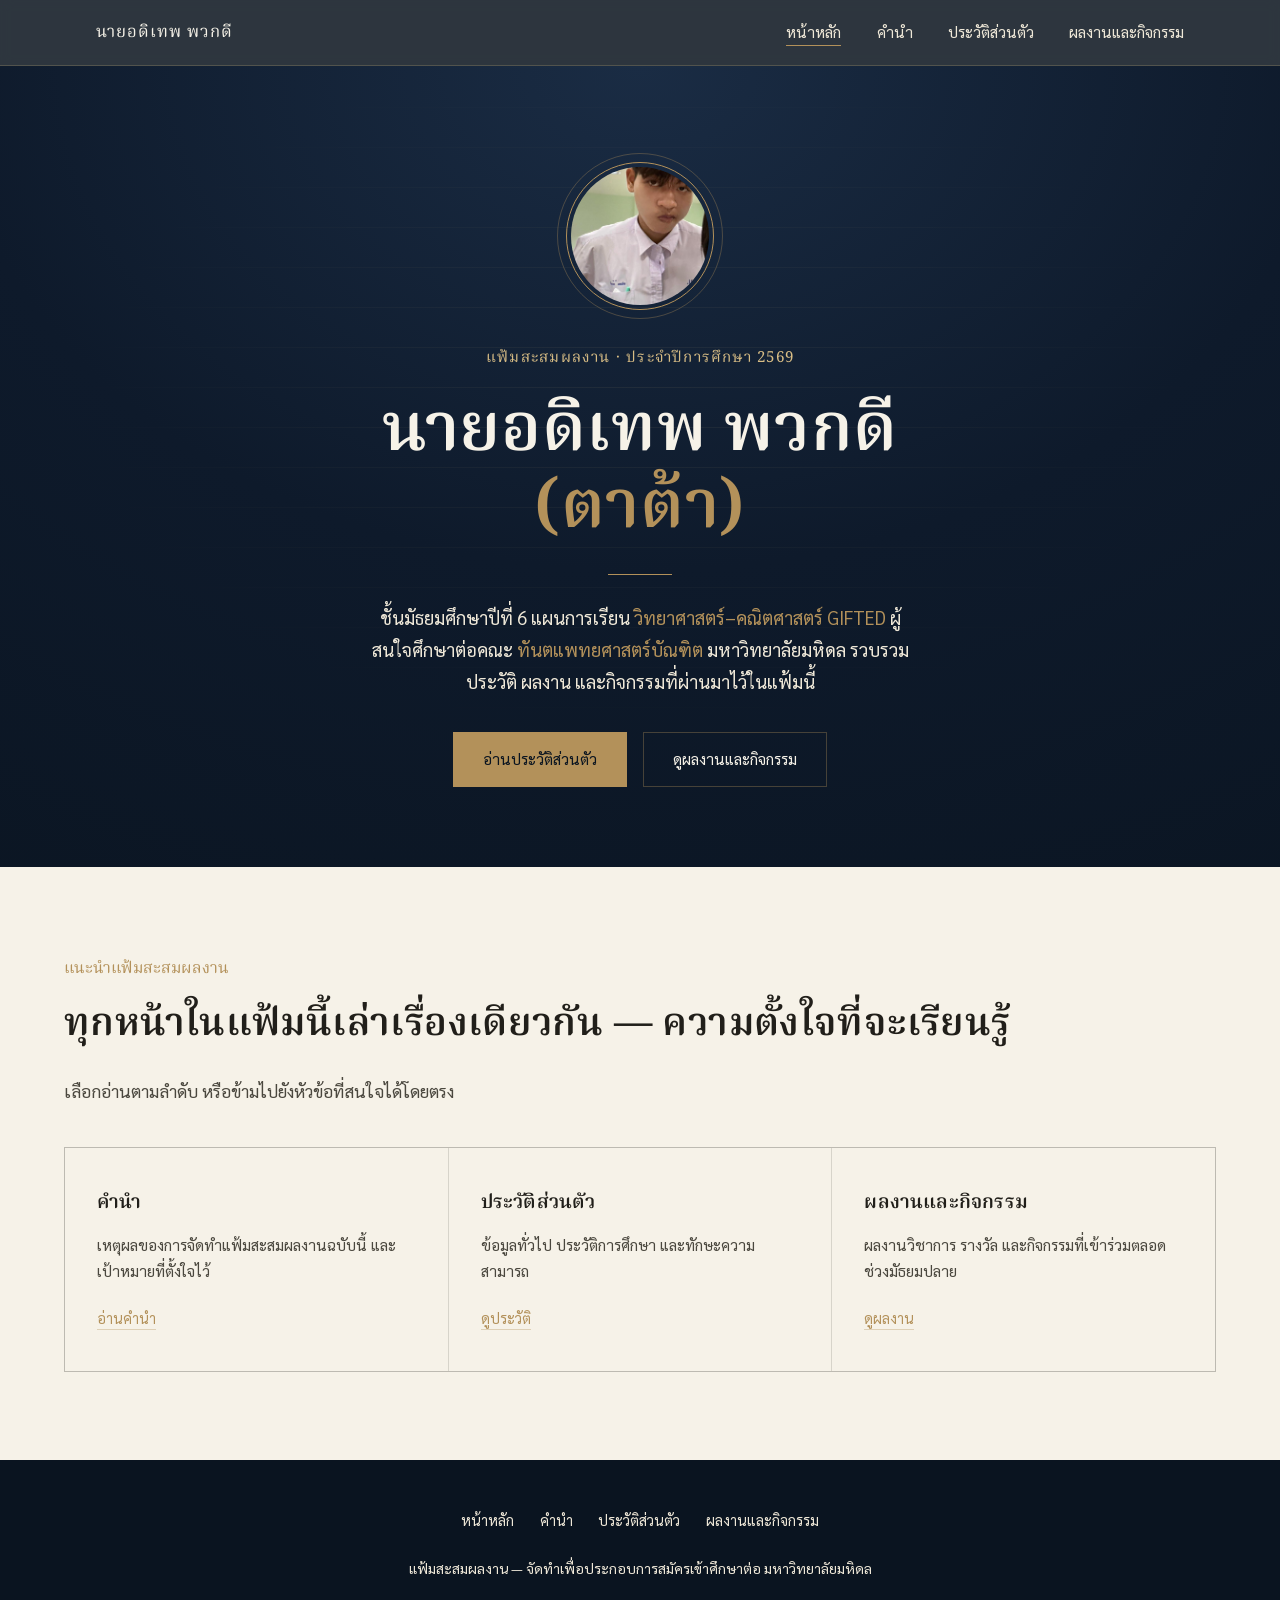
<file: index.html>
<!DOCTYPE html>
<html lang="th">
<head>
<meta charset="UTF-8">
<meta name="viewport" content="width=device-width, initial-scale=1.0">
<title>ชื่อ-นามสกุลของคุณ | แฟ้มสะสมผลงาน</title>
<meta name="description" content="แฟ้มสะสมผลงานสำหรับยื่นสมัครเข้าศึกษาต่อ">
<link rel="preconnect" href="https://fonts.googleapis.com">
<link rel="preconnect" href="https://fonts.gstatic.com" crossorigin>
<link href="https://fonts.googleapis.com/css2?family=Noto+Serif+Thai:wght@400;500;600;700&family=Sarabun:wght@300;400;500;600&display=swap" rel="stylesheet">
<link rel="stylesheet" href="style.css">
</head>
<body>

<a class="skip-link" href="#main">ข้ามไปยังเนื้อหาหลัก</a>

<header class="site-header on-dark" id="site-header">
  <nav class="nav">
    <a class="nav-mark" href="index.html">นายอดิเทพ พวกดี</a>
    <button class="nav-toggle" aria-label="เปิดเมนู" aria-expanded="false" id="navToggle">☰</button>
    <ul class="nav-links" id="navLinks">
      <li><a href="index.html" aria-current="page">หน้าหลัก</a></li>
      <li><a href="preface.html">คำนำ</a></li>
      <li><a href="about.html">ประวัติส่วนตัว</a></li>
      <li><a href="portfolio.html">ผลงานและกิจกรรม</a></li>
    </ul>
  </nav>
</header>

<main id="main">
  <section class="hero">
    <div class="hero-inner">
      <div class="hero-photo">
  <img src="gg.png" alt="รูปถ่ายของนายอดิเทพ พวกดี">
</div>
      <p class="hero-eyebrow">แฟ้มสะสมผลงาน · ประจำปีการศึกษา 2569</p>
      <h1 class="hero-name">นายอดิเทพ พวกดี<br><span class="edit-me">(ตาต้า)</span></h1>
      <div class="hero-rule"></div>
      <p class="hero-tagline">
        ชั้นมัธยมศึกษาปีที่ 6 แผนการเรียน <span class="edit-me">วิทยาศาสตร์–คณิตศาสตร์ GIFTED</span>
        ผู้สนใจศึกษาต่อคณะ <span class="edit-me">ทันตแพทยศาสตร์บัณฑิต</span> มหาวิทยาลัยมหิดล
        รวบรวมประวัติ ผลงาน และกิจกรรมที่ผ่านมาไว้ในแฟ้มนี้
      </p>
      <div class="hero-actions">
        <a class="btn btn-primary" href="about.html">อ่านประวัติส่วนตัว</a>
        <a class="btn btn-ghost" href="portfolio.html">ดูผลงานและกิจกรรม</a>
      </div>
    </div>
  </section>

  <section class="section">
    <div class="section-narrow">
      <div class="section-head">
        <p class="section-kicker">แนะนำแฟ้มสะสมผลงาน</p>
        <h2 class="section-title">ทุกหน้าในแฟ้มนี้เล่าเรื่องเดียวกัน — ความตั้งใจที่จะเรียนรู้</h2>
        <p class="section-lede">
          เลือกอ่านตามลำดับ หรือข้ามไปยังหัวข้อที่สนใจได้โดยตรง
        </p>
      </div>

      <div class="preview-grid">
        <a class="preview-card" href="preface.html">
          <h3>คำนำ</h3>
          <p>เหตุผลของการจัดทำแฟ้มสะสมผลงานฉบับนี้ และเป้าหมายที่ตั้งใจไว้</p>
          <span>อ่านคำนำ</span>
        </a>
        <a class="preview-card" href="about.html">
          <h3>ประวัติส่วนตัว</h3>
          <p>ข้อมูลทั่วไป ประวัติการศึกษา และทักษะความสามารถ</p>
          <span>ดูประวัติ</span>
        </a>
        <a class="preview-card" href="portfolio.html">
          <h3>ผลงานและกิจกรรม</h3>
          <p>ผลงานวิชาการ รางวัล และกิจกรรมที่เข้าร่วมตลอดช่วงมัธยมปลาย</p>
          <span>ดูผลงาน</span>
        </a>
      </div>
    </div>
  </section>
</main>

<footer class="site-footer">
  <ul class="footer-links">
    <li><a href="index.html">หน้าหลัก</a></li>
    <li><a href="preface.html">คำนำ</a></li>
    <li><a href="about.html">ประวัติส่วนตัว</a></li>
    <li><a href="portfolio.html">ผลงานและกิจกรรม</a></li>
  </ul>
  <p>แฟ้มสะสมผลงาน — จัดทำเพื่อประกอบการสมัครเข้าศึกษาต่อ มหาวิทยาลัยมหิดล</p>
</footer>

<script src="main.js"></script>
</body>
</html>
</file>
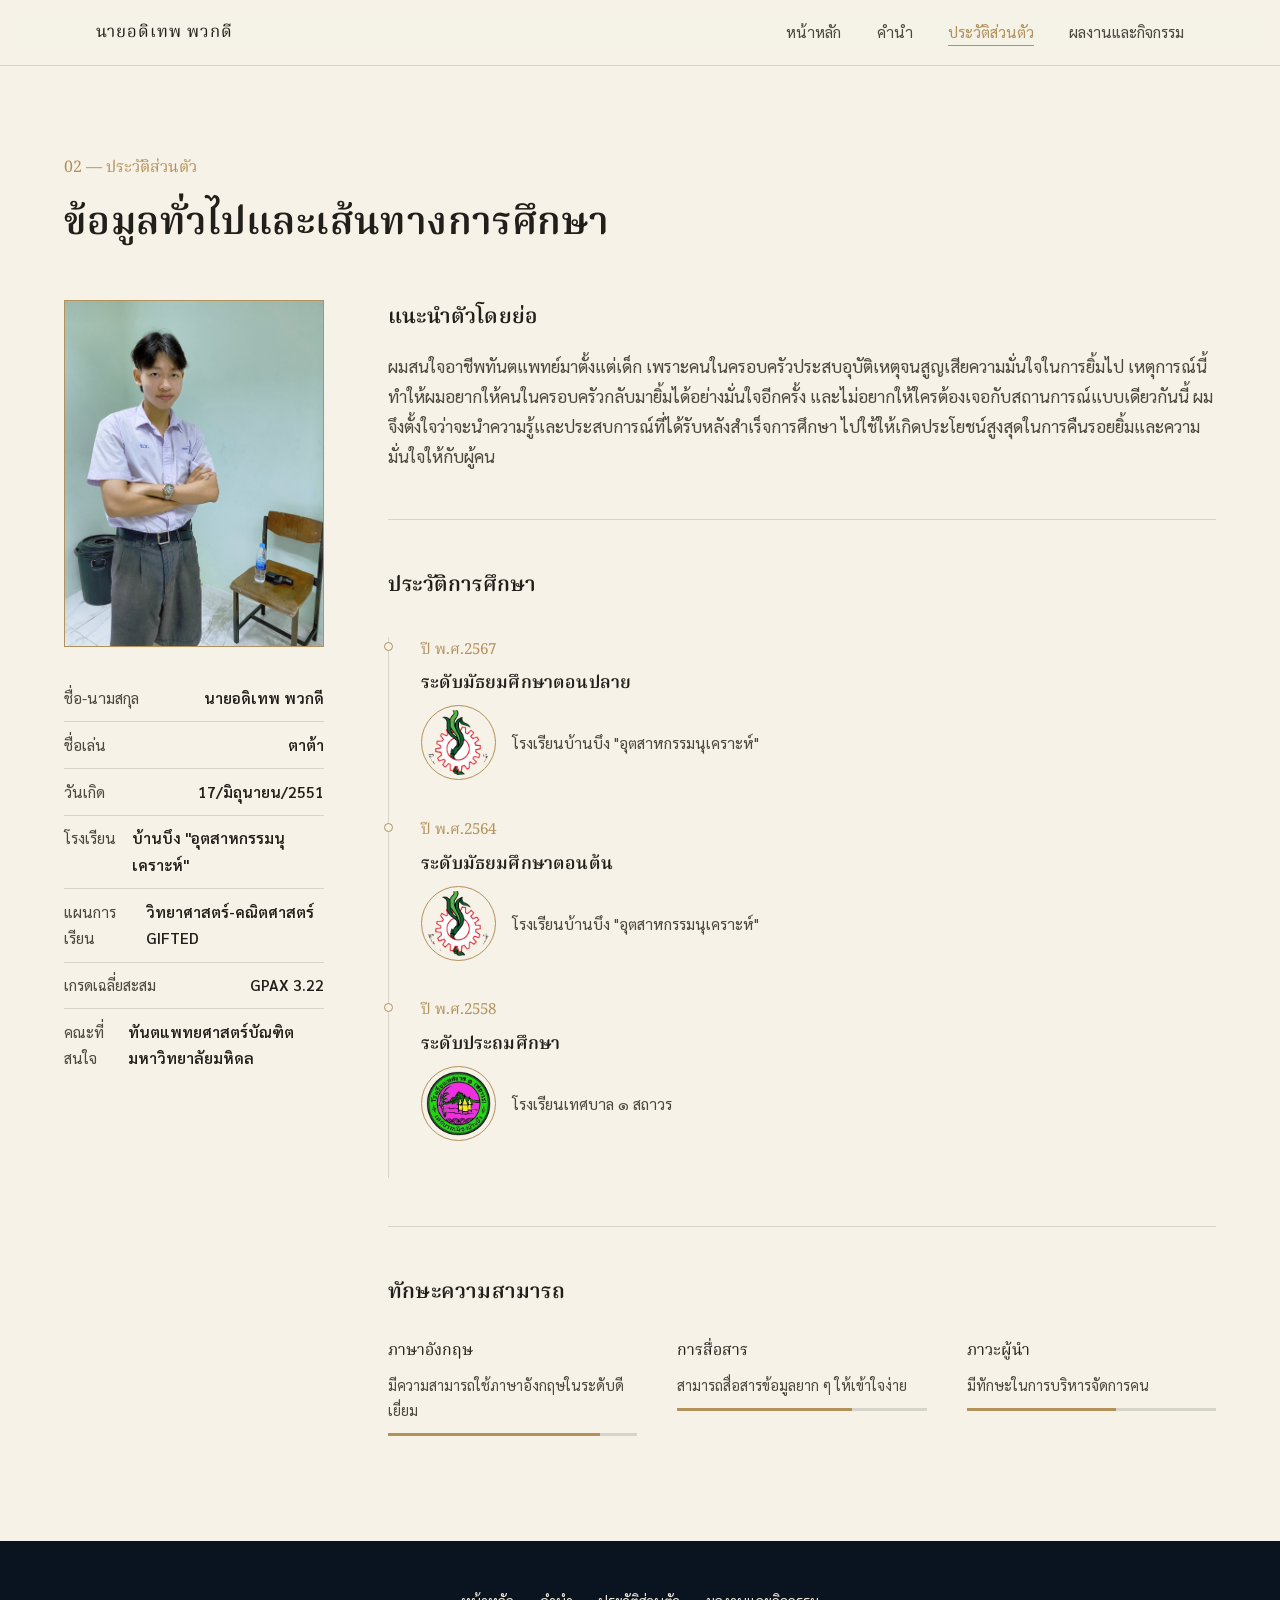
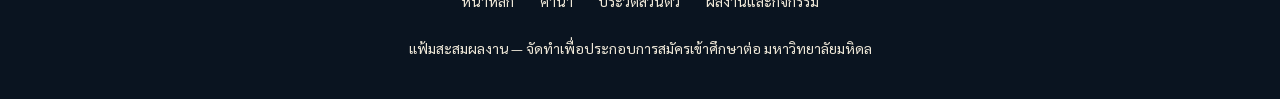
<file: about.html>
<!DOCTYPE html>
<html lang="th">
<head>
<meta charset="UTF-8">
<meta name="viewport" content="width=device-width, initial-scale=1.0">
<title>ประวัติส่วนตัว | ชื่อ-นามสกุลของคุณ</title>
<link rel="preconnect" href="https://fonts.googleapis.com">
<link rel="preconnect" href="https://fonts.gstatic.com" crossorigin>
<link href="https://fonts.googleapis.com/css2?family=Noto+Serif+Thai:wght@400;500;600;700&family=Sarabun:wght@300;400;500;600&display=swap" rel="stylesheet">
<link rel="stylesheet" href="style.css">
</head>
<body>

<a class="skip-link" href="#main">ข้ามไปยังเนื้อหาหลัก</a>

<header class="site-header" id="site-header">
  <nav class="nav">
    <a class="nav-mark" href="index.html">นายอดิเทพ พวกดี</a>
    <button class="nav-toggle" aria-label="เปิดเมนู" aria-expanded="false" id="navToggle">☰</button>
    <ul class="nav-links" id="navLinks">
      <li><a href="index.html">หน้าหลัก</a></li>
      <li><a href="preface.html">คำนำ</a></li>
      <li><a href="about.html" aria-current="page">ประวัติส่วนตัว</a></li>
      <li><a href="portfolio.html">ผลงานและกิจกรรม</a></li>
    </ul>
  </nav>
</header>

<main id="main">
  <section class="section">
    <div class="section-narrow">
      <div class="section-head">
        <p class="section-kicker">02 — ประวัติส่วนตัว</p>
        <h1 class="section-title">ข้อมูลทั่วไปและเส้นทางการศึกษา</h1>
      </div>

      <div class="profile-layout">
        <div>
          <div class="profile-photo">
  <img src="tt.jpg" alt="รูปถ่ายหน้าตรงของนายอดิเทพ พวกดี">
</div>
          <ul class="fact-list">
            <li><span>ชื่อ-นามสกุล</span><b class="edit-me">นายอดิเทพ พวกดี</b></li>
            <li><span>ชื่อเล่น</span><b class="edit-me">ตาต้า</b></li>
            <li><span>วันเกิด</span><b class="edit-me">17/มิถุนายน/2551</b></li>
            <li><span>โรงเรียน</span><b class="edit-me">บ้านบึง "อุตสาหกรรมนุเคราะห์"</b></li>
            <li><span>แผนการเรียน</span><b class="edit-me">วิทยาศาสตร์-คณิตศาสตร์ GIFTED</b></li>
            <li><span>เกรดเฉลี่ยสะสม</span><b class="edit-me">GPAX 3.22</b></li>
            <li><span>คณะที่สนใจ</span><b class="edit-me">ทันตแพทยศาสตร์บัณฑิต มหาวิทยาลัยมหิดล</b></li>
          </ul>
        </div>

        <div>
          <h2 style="font-size:1.3rem; margin-bottom:1rem;">แนะนำตัวโดยย่อ</h2>
          <p>
            ผมสนใจอาชีพทันตแพทย์มาตั้งแต่เด็ก เพราะคนในครอบครัวประสบอุบัติเหตุจนสูญเสียความมั่นใจในการยิ้มไป 
            เหตุการณ์นี้ทำให้ผมอยากให้คนในครอบครัวกลับมายิ้มได้อย่างมั่นใจอีกครั้ง และไม่อยากให้ใครต้องเจอกับสถานการณ์แบบเดียวกันนี้
            ผมจึงตั้งใจว่าจะนำความรู้และประสบการณ์ที่ได้รับหลังสำเร็จการศึกษา ไปใช้ให้เกิดประโยชน์สูงสุดในการคืนรอยยิ้มและความมั่นใจให้กับผู้คน
          </p>

          <hr class="rule">

          <h2 style="font-size:1.3rem; margin-bottom:1.2rem;">ประวัติการศึกษา</h2>
          <ol class="timeline">
            <li>
              <span class="timeline-year">ปี พ.ศ.2567</span>
              <h3>ระดับมัธยมศึกษาตอนปลาย</h3>
              <p class="timeline-school">
  <img class="timeline-logo" src="bb.png" alt="ตราโรงเรียนบ้านบึง อุตสาหกรรมนุเคราะห์">
  โรงเรียนบ้านบึง "อุตสาหกรรมนุเคราะห์"
</p>
            </li>
            <li>
              <span class="timeline-year">ปี พ.ศ.2564</span>
              <h3>ระดับมัธยมศึกษาตอนต้น</h3>
              <p class="timeline-school">
  <img class="timeline-logo" src="bb.png" alt="ตราโรงเรียนบ้านบึง อุตสาหกรรมนุเคราะห์">
  โรงเรียนบ้านบึง "อุตสาหกรรมนุเคราะห์"
</p>
            </li>
            <li>
              <span class="timeline-year">ปี พ.ศ.2558</span>
              <h3>ระดับประถมศึกษา</h3>
              <p class="timeline-school">
  <img class="timeline-logo" src="image.png" alt="ตราโรงเรียนเทศบาล">
  โรงเรียนเทศบาล ๑ สถาวร
</p>
            </li>
          </ol>

          <hr class="rule">

          <h2 style="font-size:1.3rem; margin-bottom:0.4rem;">ทักษะความสามารถ</h2>
          <dl class="skill-grid">
            <div class="skill-item">
              <dt>ภาษาอังกฤษ</dt>
              <dd>มีความสามารถใช้ภาษาอังกฤษในระดับดีเยี่ยม</dd>
              <div class="skill-bar"><span style="width:85%"></span></div>
            </div>
            <div class="skill-item">
              <dt>การสื่อสาร</dt>
              <dd>สามารถสื่อสารข้อมูลยาก ๆ ให้เข้าใจง่าย</dd>
              <div class="skill-bar"><span style="width:70%"></span></div>
            </div>
            <div class="skill-item">
              <dt>ภาวะผู้นำ</dt>
              <dd>มีทักษะในการบริหารจัดการคน</dd>
              <div class="skill-bar"><span style="width:60%"></span></div>
            </div>
          </dl>
        </div>
      </div>
    </div>
  </section>
</main>

<footer class="site-footer">
  <ul class="footer-links">
    <li><a href="index.html">หน้าหลัก</a></li>
    <li><a href="preface.html">คำนำ</a></li>
    <li><a href="about.html">ประวัติส่วนตัว</a></li>
    <li><a href="portfolio.html">ผลงานและกิจกรรม</a></li>
  </ul>
  <p>แฟ้มสะสมผลงาน — จัดทำเพื่อประกอบการสมัครเข้าศึกษาต่อ มหาวิทยาลัยมหิดล</p>
</footer>

<script src="main.js"></script>
</body>
</html>
</file>
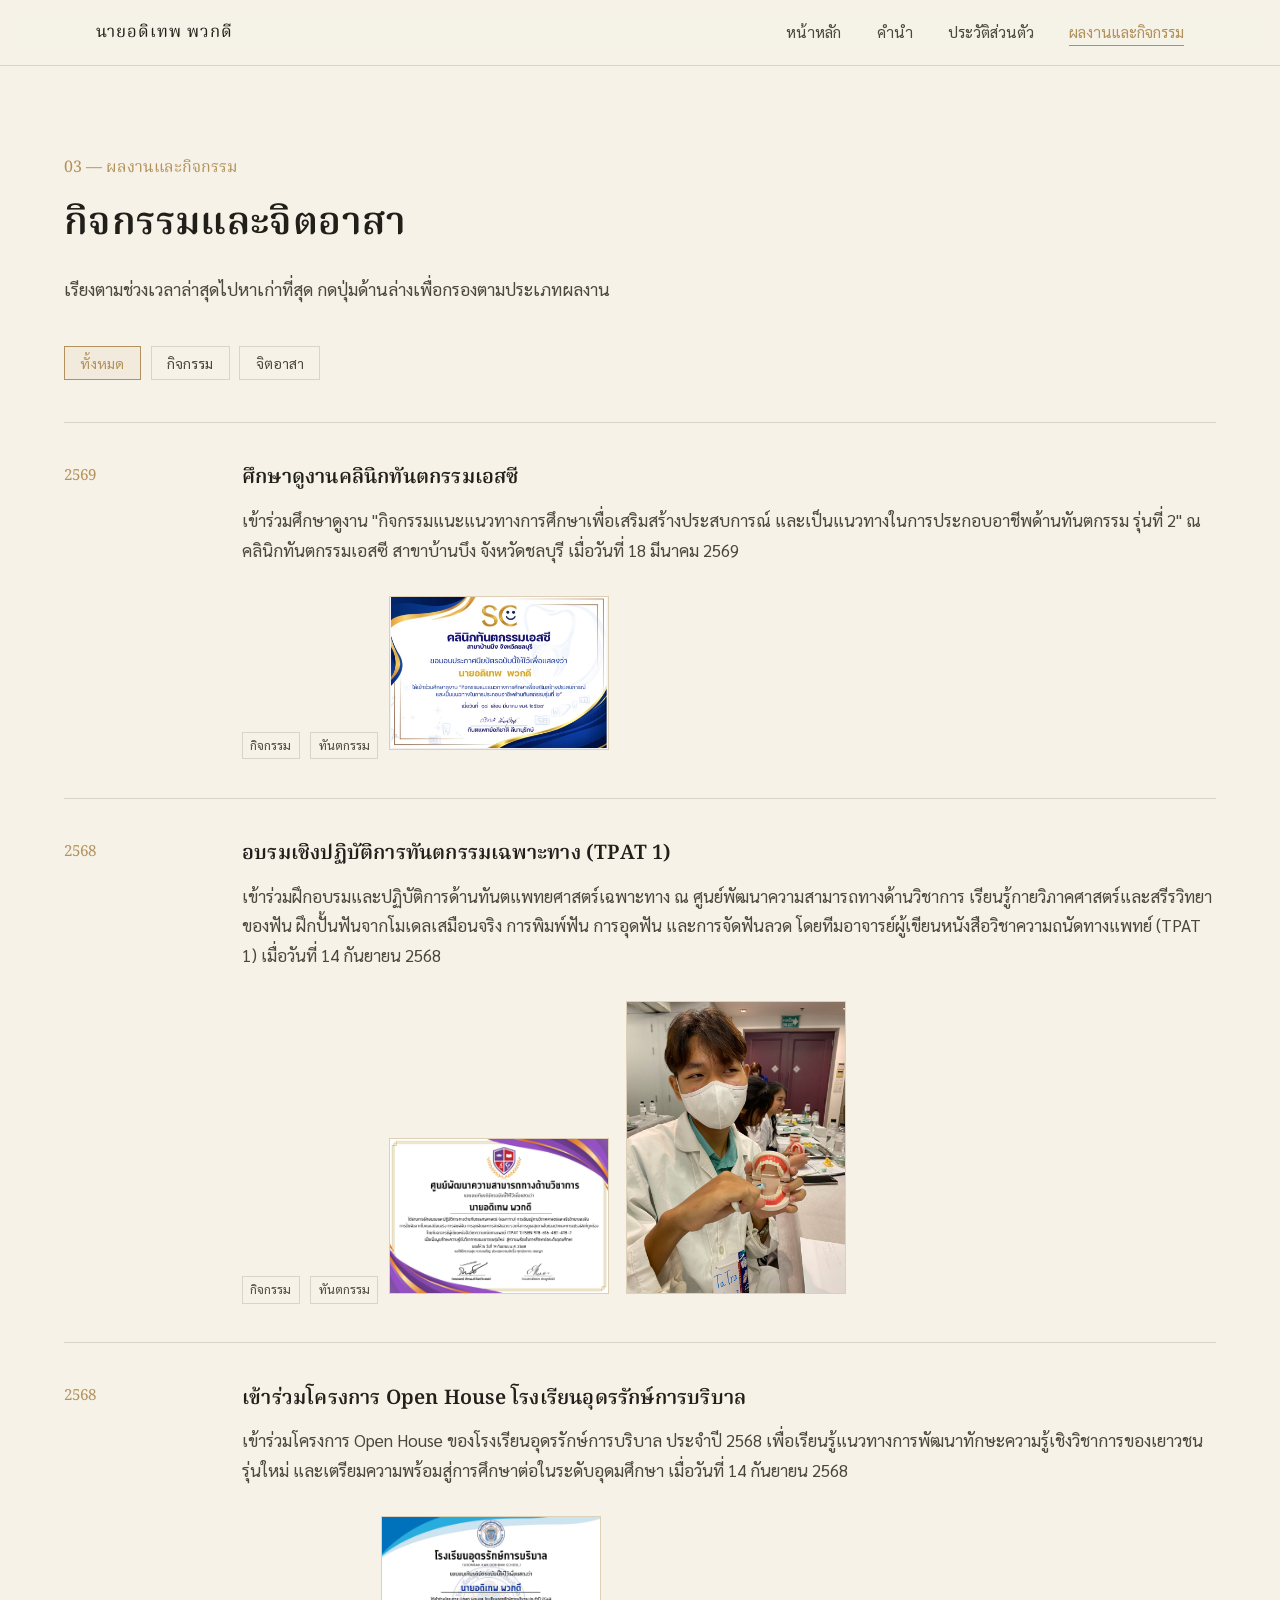
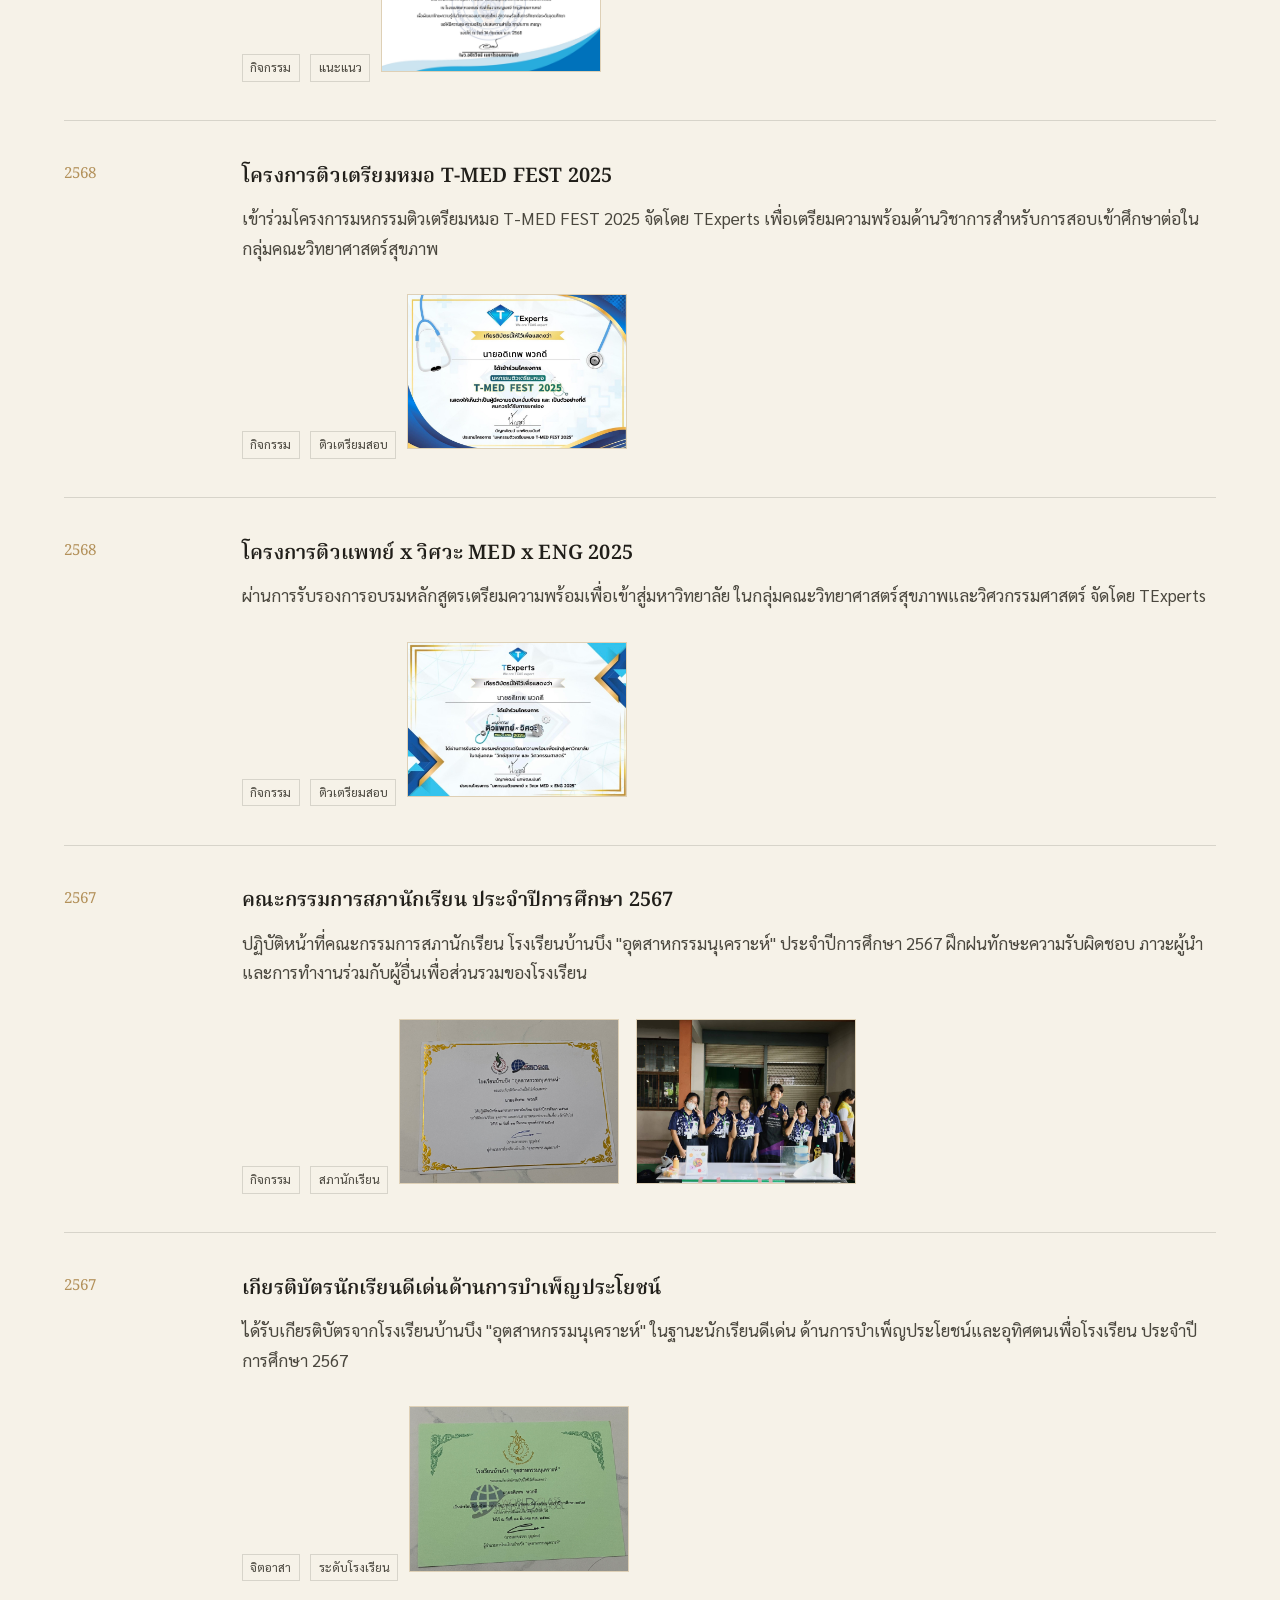
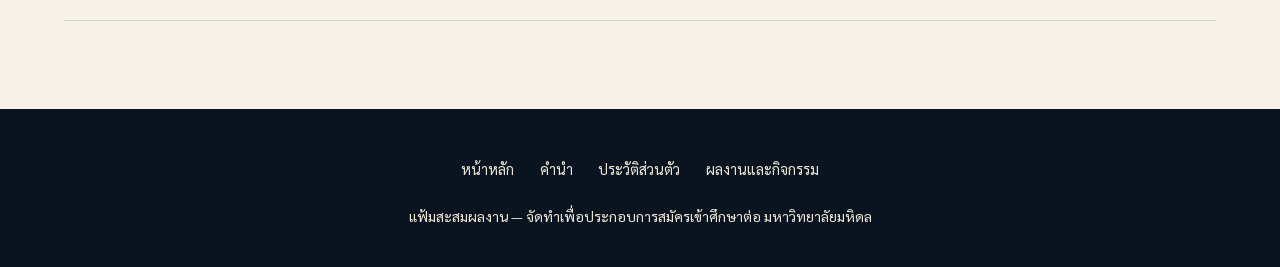
<file: portfolio.html>
<!DOCTYPE html>
<html lang="th">
<head>
<meta charset="UTF-8">
<meta name="viewport" content="width=device-width, initial-scale=1.0">
<title>ผลงานและกิจกรรม | ชื่อ-นามสกุลของคุณ</title>
<link rel="preconnect" href="https://fonts.googleapis.com">
<link rel="preconnect" href="https://fonts.gstatic.com" crossorigin>
<link href="https://fonts.googleapis.com/css2?family=Noto+Serif+Thai:wght@400;500;600;700&family=Sarabun:wght@300;400;500;600&display=swap" rel="stylesheet">
<link rel="stylesheet" href="style.css">
</head>
<body>

<a class="skip-link" href="#main">ข้ามไปยังเนื้อหาหลัก</a>

<header class="site-header" id="site-header">
  <nav class="nav">
    <a class="nav-mark" href="index.html">นายอดิเทพ พวกดี</a>
    <button class="nav-toggle" aria-label="เปิดเมนู" aria-expanded="false" id="navToggle">☰</button>
    <ul class="nav-links" id="navLinks">
      <li><a href="index.html">หน้าหลัก</a></li>
      <li><a href="preface.html">คำนำ</a></li>
      <li><a href="about.html">ประวัติส่วนตัว</a></li>
      <li><a href="portfolio.html" aria-current="page">ผลงานและกิจกรรม</a></li>
    </ul>
  </nav>
</header>

<main id="main">
  <section class="section">
    <div class="section-narrow">
      <div class="section-head">
        <p class="section-kicker">03 — ผลงานและกิจกรรม</p>
        <h1 class="section-title">กิจกรรมและจิตอาสา</h1>
        <p class="section-lede">
          เรียงตามช่วงเวลาล่าสุดไปหาเก่าที่สุด กดปุ่มด้านล่างเพื่อกรองตามประเภทผลงาน
        </p>
      </div>

      <div class="filter-row" role="group" aria-label="กรองประเภทผลงาน">
        <button class="filter-btn is-active" data-filter="all">ทั้งหมด</button>
        <button class="filter-btn" data-filter="activity">กิจกรรม</button>
        <button class="filter-btn" data-filter="volunteer">จิตอาสา</button>
      </div>

<div class="entry-list" id="entryList">
  
    <article class="entry" data-type="activity">
    <div class="entry-meta">2569</div>
    <div>
      <h3>ศึกษาดูงานคลินิกทันตกรรมเอสซี</h3>
      <p>
        เข้าร่วมศึกษาดูงาน "กิจกรรมแนะแนวทางการศึกษาเพื่อเสริมสร้างประสบการณ์
        และเป็นแนวทางในการประกอบอาชีพด้านทันตกรรม รุ่นที่ 2" ณ คลินิกทันตกรรมเอสซี
        สาขาบ้านบึง จังหวัดชลบุรี เมื่อวันที่ 18 มีนาคม 2569
      </p>
      <span class="entry-tag">กิจกรรม</span>
      <span class="entry-tag">ทันตกรรม</span>
      <a class="entry-image-link" href="7.jpg" target="_blank" rel="noopener">
      <img class="entry-image" src="7.jpg" alt="เกียรติบัตรศึกษาดูงานคลินิกทันตกรรมเอสซี">
    </a>
    </div>
  </article>

  <article class="entry" data-type="activity">
    <div class="entry-meta">2568</div>
    <div>
      <h3>อบรมเชิงปฏิบัติการทันตกรรมเฉพาะทาง (TPAT 1)</h3>
      <p>
        เข้าร่วมฝึกอบรมและปฏิบัติการด้านทันตแพทยศาสตร์เฉพาะทาง ณ ศูนย์พัฒนาความสามารถทางด้านวิชาการ
        เรียนรู้กายวิภาคศาสตร์และสรีรวิทยาของฟัน ฝึกปั้นฟันจากโมเดลเสมือนจริง การพิมพ์ฟัน
        การอุดฟัน และการจัดฟันลวด โดยทีมอาจารย์ผู้เขียนหนังสือวิชาความถนัดทางแพทย์ (TPAT 1)
        เมื่อวันที่ 14 กันยายน 2568
      </p>
      <span class="entry-tag">กิจกรรม</span>
      <span class="entry-tag">ทันตกรรม</span>
      <a class="entry-image-link" href="6.jpg" target="_blank" rel="noopener">
      <img class="entry-image" src="6.jpg" alt="เกียรติบัตรอบรบเฉพาะทาง">
    </a>
      <a class="entry-image-link" href="tp.jpg" target="_blank" rel="noopener">
  <img class="entry-image" src="tp.jpg" alt="ภาพบรรยากาศการอบรมเชิงปฏิบัติการทันตกรรมเฉพาะทาง">
</a>
    </div>
  </article>

  <article class="entry" data-type="activity">
    <div class="entry-meta">2568</div>
    <div>
      <h3>เข้าร่วมโครงการ Open House โรงเรียนอุดรรักษ์การบริบาล</h3>
      <p>
        เข้าร่วมโครงการ Open House ของโรงเรียนอุดรรักษ์การบริบาล ประจำปี 2568
        เพื่อเรียนรู้แนวทางการพัฒนาทักษะความรู้เชิงวิชาการของเยาวชนรุ่นใหม่
        และเตรียมความพร้อมสู่การศึกษาต่อในระดับอุดมศึกษา เมื่อวันที่ 14 กันยายน 2568
      </p>
      <span class="entry-tag">กิจกรรม</span>
      <span class="entry-tag">แนะแนว</span>
      <a class="entry-image-link" href="5.jpg" target="_blank" rel="noopener">
      <img class="entry-image" src="5.jpg" alt="OpenHouseอุดร">
    </a>
    </div>
  </article>

  <article class="entry" data-type="activity">
    <div class="entry-meta">2568</div>
    <div>
      <h3>โครงการติวเตรียมหมอ T-MED FEST 2025</h3>
      <p>
        เข้าร่วมโครงการมหกรรมติวเตรียมหมอ T-MED FEST 2025 จัดโดย TExperts
        เพื่อเตรียมความพร้อมด้านวิชาการสำหรับการสอบเข้าศึกษาต่อในกลุ่มคณะวิทยาศาสตร์สุขภาพ
      </p>
      <span class="entry-tag">กิจกรรม</span>
      <span class="entry-tag">ติวเตรียมสอบ</span>
      <a class="entry-image-link" href="4.jpg" target="_blank" rel="noopener">
      <img class="entry-image" src="4.jpg" alt="เกียรติบัตTMED">
    </a>
    </div>
  </article>

  <article class="entry" data-type="activity">
    <div class="entry-meta">2568</div>
    <div>
      <h3>โครงการติวแพทย์ x วิศวะ MED x ENG 2025</h3>
      <p>
        ผ่านการรับรองการอบรมหลักสูตรเตรียมความพร้อมเพื่อเข้าสู่มหาวิทยาลัย
        ในกลุ่มคณะวิทยาศาสตร์สุขภาพและวิศวกรรมศาสตร์ จัดโดย TExperts
      </p>
      <span class="entry-tag">กิจกรรม</span>
      <span class="entry-tag">ติวเตรียมสอบ</span>
      <a class="entry-image-link" href="3.jpg" target="_blank" rel="noopener">
      <img class="entry-image" src="3.jpg" alt="เกียรติบัตรMEDENG">
    </a>
    </div>
  </article>

  <article class="entry" data-type="activity">
    <div class="entry-meta">2567</div>
    <div>
      <h3>คณะกรรมการสภานักเรียน ประจำปีการศึกษา 2567</h3>
      <p>
        ปฏิบัติหน้าที่คณะกรรมการสภานักเรียน โรงเรียนบ้านบึง "อุตสาหกรรมนุเคราะห์"
        ประจำปีการศึกษา 2567 ฝึกฝนทักษะความรับผิดชอบ ภาวะผู้นำ
        และการทำงานร่วมกับผู้อื่นเพื่อส่วนรวมของโรงเรียน
      </p>
      <span class="entry-tag">กิจกรรม</span>
      <span class="entry-tag">สภานักเรียน</span>
      <a class="entry-image-link" href="1.jpg" target="_blank" rel="noopener">
      <img class="entry-image" src="1.jpg" alt="เกียรติบัตรสภา">
    </a>
      <a class="entry-image-link" href="sp.JPG" target="_blank" rel="noopener">
  <img class="entry-image" src="sp.JPG" alt="ภาพบรรยากาศการอบรมเชิงปฏิบัติการทันตกรรมเฉพาะทาง">
</a>
    </div>
  </article>

  <article class="entry" data-type="volunteer">
    <div class="entry-meta">2567</div>
    <div>
      <h3>เกียรติบัตรนักเรียนดีเด่นด้านการบำเพ็ญประโยชน์</h3>
      <p>
        ได้รับเกียรติบัตรจากโรงเรียนบ้านบึง "อุตสาหกรรมนุเคราะห์" ในฐานะนักเรียนดีเด่น
        ด้านการบำเพ็ญประโยชน์และอุทิศตนเพื่อโรงเรียน ประจำปีการศึกษา 2567
      </p>
      <span class="entry-tag">จิตอาสา</span>
      <span class="entry-tag">ระดับโรงเรียน</span>
      <a class="entry-image-link" href="2.jpg" target="_blank" rel="noopener">
      <img class="entry-image" src="2.jpg" alt="เกียรติบัตรจิตอาสา">
    </a>
    </div>
  </article>

</div>
    </div>
  </section>
</main>

<footer class="site-footer">
  <ul class="footer-links">
    <li><a href="index.html">หน้าหลัก</a></li>
    <li><a href="preface.html">คำนำ</a></li>
    <li><a href="about.html">ประวัติส่วนตัว</a></li>
    <li><a href="portfolio.html">ผลงานและกิจกรรม</a></li>
  </ul>
  <p>แฟ้มสะสมผลงาน — จัดทำเพื่อประกอบการสมัครเข้าศึกษาต่อ มหาวิทยาลัยมหิดล</p>
</footer>

<script src="main.js"></script>
</body>
</html>
</file>
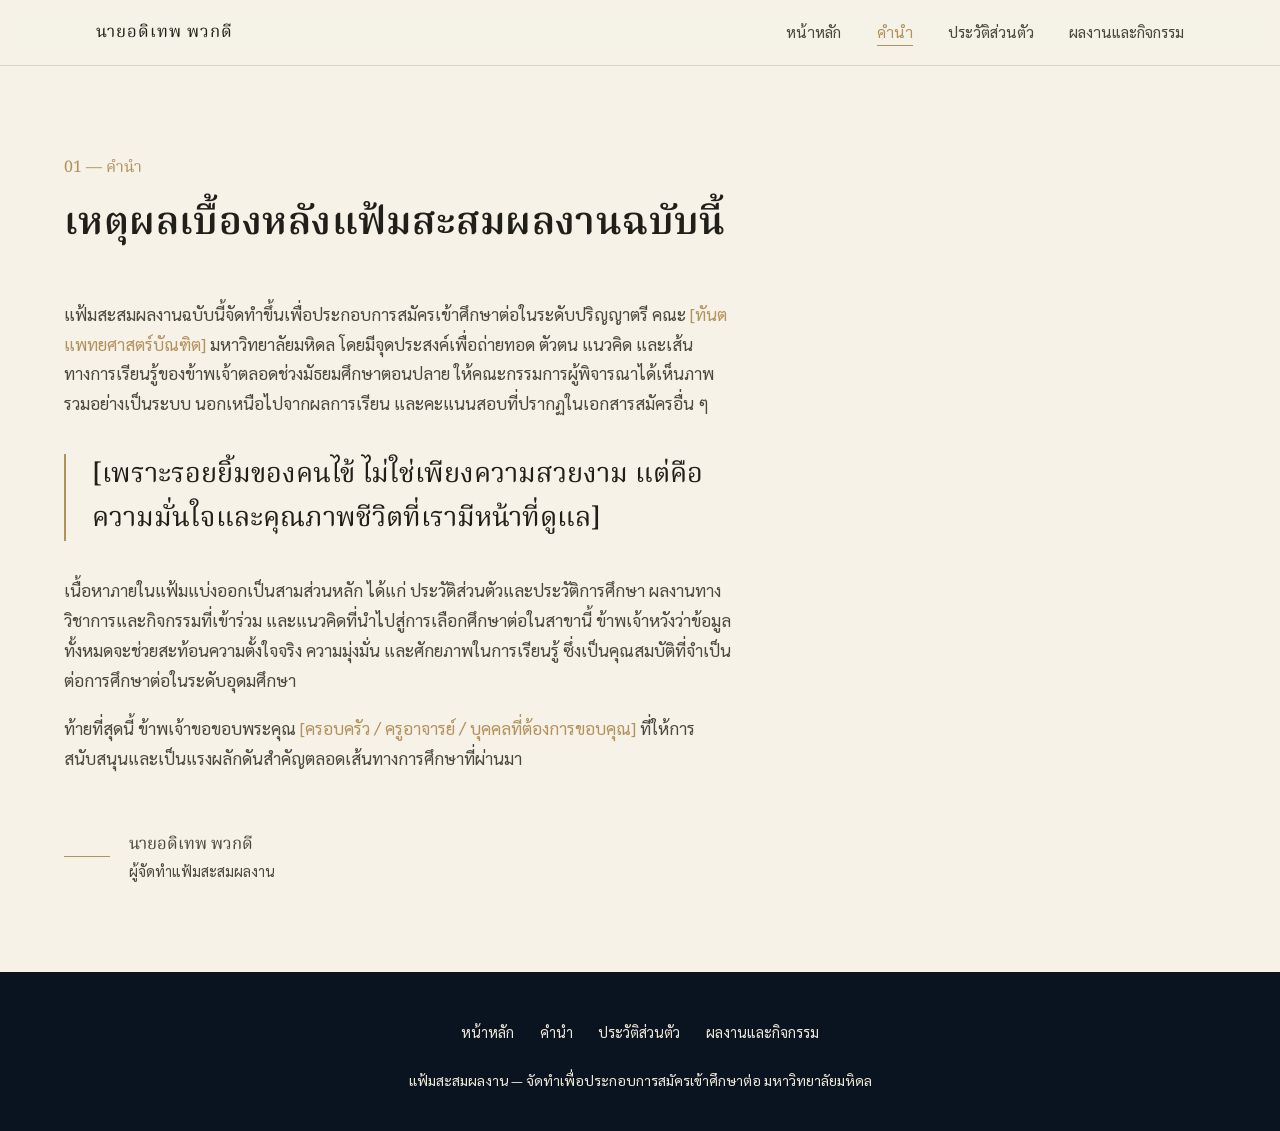
<file: preface.html>
<!DOCTYPE html>
<html lang="th">
<head>
<meta charset="UTF-8">
<meta name="viewport" content="width=device-width, initial-scale=1.0">
<title>คำนำ | ชื่อ-นามสกุลของคุณ</title>
<link rel="preconnect" href="https://fonts.googleapis.com">
<link rel="preconnect" href="https://fonts.gstatic.com" crossorigin>
<link href="https://fonts.googleapis.com/css2?family=Noto+Serif+Thai:wght@400;500;600;700&family=Sarabun:wght@300;400;500;600&display=swap" rel="stylesheet">
<link rel="stylesheet" href="style.css">
</head>
<body>

<a class="skip-link" href="#main">ข้ามไปยังเนื้อหาหลัก</a>

<header class="site-header" id="site-header">
  <nav class="nav">
    <a class="nav-mark" href="index.html">นายอดิเทพ พวกดี</a>
    <button class="nav-toggle" aria-label="เปิดเมนู" aria-expanded="false" id="navToggle">☰</button>
    <ul class="nav-links" id="navLinks">
      <li><a href="index.html">หน้าหลัก</a></li>
      <li><a href="preface.html" aria-current="page">คำนำ</a></li>
      <li><a href="about.html">ประวัติส่วนตัว</a></li>
      <li><a href="portfolio.html">ผลงานและกิจกรรม</a></li>
    </ul>
  </nav>
</header>

<main id="main">
  <section class="section">
    <div class="section-narrow">
      <div class="section-head">
        <p class="section-kicker">01 — คำนำ</p>
        <h1 class="section-title">เหตุผลเบื้องหลังแฟ้มสะสมผลงานฉบับนี้</h1>
      </div>

      <div class="measure">
        <p>
          แฟ้มสะสมผลงานฉบับนี้จัดทำขึ้นเพื่อประกอบการสมัครเข้าศึกษาต่อในระดับปริญญาตรี
          คณะ <span class="edit-me">[ทันตแพทยศาสตร์บัณฑิต]</span> มหาวิทยาลัยมหิดล โดยมีจุดประสงค์เพื่อถ่ายทอด
          ตัวตน แนวคิด และเส้นทางการเรียนรู้ของข้าพเจ้าตลอดช่วงมัธยมศึกษาตอนปลาย
          ให้คณะกรรมการผู้พิจารณาได้เห็นภาพรวมอย่างเป็นระบบ นอกเหนือไปจากผลการเรียน
          และคะแนนสอบที่ปรากฏในเอกสารสมัครอื่น ๆ
        </p>

        <blockquote class="pull-quote">
          [เพราะรอยยิ้มของคนไข้ ไม่ใช่เพียงความสวยงาม แต่คือความมั่นใจและคุณภาพชีวิตที่เรามีหน้าที่ดูแล]
        </blockquote>

        <p>
          เนื้อหาภายในแฟ้มแบ่งออกเป็นสามส่วนหลัก ได้แก่ ประวัติส่วนตัวและประวัติการศึกษา
          ผลงานทางวิชาการและกิจกรรมที่เข้าร่วม และแนวคิดที่นำไปสู่การเลือกศึกษาต่อในสาขานี้
          ข้าพเจ้าหวังว่าข้อมูลทั้งหมดจะช่วยสะท้อนความตั้งใจจริง ความมุ่งมั่น
          และศักยภาพในการเรียนรู้ ซึ่งเป็นคุณสมบัติที่จำเป็นต่อการศึกษาต่อในระดับอุดมศึกษา
        </p>

        <p>
          ท้ายที่สุดนี้ ข้าพเจ้าขอขอบพระคุณ <span class="edit-me">[ครอบครัว / ครูอาจารย์ / บุคคลที่ต้องการขอบคุณ]</span>
          ที่ให้การสนับสนุนและเป็นแรงผลักดันสำคัญตลอดเส้นทางการศึกษาที่ผ่านมา
        </p>

        <div class="signature-block">
          <span class="signature-line"></span>
          <div>
            <p class="signature-name" style="margin:0;">นายอดิเทพ พวกดี</p>
            <p class="signature-role" style="margin:0;">ผู้จัดทำแฟ้มสะสมผลงาน</p>
          </div>
        </div>
      </div>
    </div>
  </section>
</main>

<footer class="site-footer">
  <ul class="footer-links">
    <li><a href="index.html">หน้าหลัก</a></li>
    <li><a href="preface.html">คำนำ</a></li>
    <li><a href="about.html">ประวัติส่วนตัว</a></li>
    <li><a href="portfolio.html">ผลงานและกิจกรรม</a></li>
  </ul>
  <p>แฟ้มสะสมผลงาน — จัดทำเพื่อประกอบการสมัครเข้าศึกษาต่อ มหาวิทยาลัยมหิดล</p>
</footer>

<script src="main.js"></script>
</body>
</html>
</file>
<file: style.css>
/* ==========================================================================
   Portfolio — โทนหรู เข้ม-ทอง (Deep Navy & Antique Gold)
   ========================================================================== */

:root {
  --navy: #0e1a2b;
  --navy-deep: #0a1420;
  --navy-soft: #1a2c44;
  --cream: #f6f2e8;
  --cream-2: #efe8d8;
  --ink: #211f1a;
  --ink-soft: #4a473e;
  --gold: #b3915a;
  --gold-bright: #d8bd85;
  --gold-line: rgba(179, 145, 90, 0.35);
  --hairline: rgba(33, 31, 26, 0.14);
  --hairline-dark: rgba(216, 189, 133, 0.22);

  --serif: "Noto Serif Thai", "Noto Serif", serif;
  --sans: "Sarabun", "Noto Sans Thai", sans-serif;

  --measure: 42rem;
  --gutter: clamp(1.5rem, 5vw, 4rem);
}

*,
*::before,
*::after {
  box-sizing: border-box;
}

html {
  scroll-behavior: smooth;
}

@media (prefers-reduced-motion: reduce) {
  html {
    scroll-behavior: auto;
  }
  * {
    animation-duration: 0.01ms !important;
    transition-duration: 0.01ms !important;
  }
}

body {
  margin: 0;
  background: var(--cream);
  color: var(--ink);
  font-family: var(--sans);
  font-size: 17px;
  line-height: 1.75;
  -webkit-font-smoothing: antialiased;
}

img {
  max-width: 100%;
  display: block;
}

a {
  color: inherit;
}

h1, h2, h3, h4 {
  font-family: var(--serif);
  font-weight: 600;
  margin: 0;
  color: var(--ink);
  letter-spacing: 0.01em;
}

p {
  margin: 0 0 1.1em;
  color: var(--ink-soft);
}

.measure {
  max-width: var(--measure);
}

/* ---------- Skip link ---------- */
.skip-link {
  position: absolute;
  left: -999px;
  top: auto;
  background: var(--gold);
  color: var(--navy-deep);
  padding: 0.6em 1em;
  z-index: 200;
}
.skip-link:focus {
  left: var(--gutter);
  top: 1rem;
}

/* ---------- Header / Nav ---------- */
.site-header {
  position: sticky;
  top: 0;
  z-index: 100;
  background: rgba(246, 242, 232, 0.9);
  backdrop-filter: blur(6px);
  border-bottom: 1px solid var(--hairline);
}

.site-header.on-dark {
  background: rgba(10, 20, 32, 0.85);
  border-bottom: 1px solid var(--hairline-dark);
}

.nav {
  max-width: 76rem;
  margin: 0 auto;
  padding: 1.1rem var(--gutter);
  display: flex;
  align-items: center;
  justify-content: space-between;
  gap: 1rem;
}

.nav-mark {
  font-family: var(--serif);
  font-size: 1.05rem;
  letter-spacing: 0.06em;
  color: var(--ink);
  text-decoration: none;
  white-space: nowrap;
}

.site-header.on-dark .nav-mark {
  color: var(--cream);
}

.nav-links {
  display: flex;
  gap: clamp(1rem, 3vw, 2.2rem);
  list-style: none;
  margin: 0;
  padding: 0;
  font-size: 0.95rem;
}

.nav-links a {
  text-decoration: none;
  color: var(--ink-soft);
  padding-bottom: 0.2rem;
  border-bottom: 1px solid transparent;
  transition: border-color 0.25s ease, color 0.25s ease;
}

.site-header.on-dark .nav-links a {
  color: var(--cream-2);
}

.nav-links a:hover,
.nav-links a:focus-visible {
  color: var(--gold);
  border-color: var(--gold);
}

.nav-links a[aria-current="page"] {
  color: var(--gold);
  border-color: var(--gold);
}

.nav-toggle {
  display: none;
}

@media (max-width: 640px) {
  .nav-links {
    position: absolute;
    inset: 100% 0 auto 0;
    flex-direction: column;
    background: var(--cream);
    border-bottom: 1px solid var(--hairline);
    padding: 1.2rem var(--gutter) 1.6rem;
    gap: 1rem;
    display: none;
  }
  .site-header.on-dark .nav-links {
    background: var(--navy-deep);
    border-bottom: 1px solid var(--hairline-dark);
  }
  .nav-links.open {
    display: flex;
  }
  .nav-toggle {
    display: inline-flex;
    align-items: center;
    justify-content: center;
    width: 2.4rem;
    height: 2.4rem;
    background: transparent;
    border: 1px solid var(--gold-line);
    color: inherit;
    font-size: 1.1rem;
    cursor: pointer;
  }
}

/* ---------- Hero (home page) ---------- */
.hero {
  background: radial-gradient(120% 140% at 50% 0%, var(--navy-soft) 0%, var(--navy) 45%, var(--navy-deep) 100%);
  color: var(--cream);
  min-height: 88vh;
  display: flex;
  align-items: center;
  justify-content: center;
  text-align: center;
  padding: 6rem var(--gutter) 5rem;
  position: relative;
  overflow: hidden;
}

.hero::before {
  content: "";
  position: absolute;
  inset: 0;
  background-image:
    repeating-linear-gradient(0deg, transparent 0 39px, var(--hairline-dark) 39px 40px);
  opacity: 0.35;
  mask-image: radial-gradient(60% 60% at 50% 40%, black, transparent 75%);
  pointer-events: none;
}

.hero-inner {
  position: relative;
  max-width: 42rem;
}

.hero-photo {
  width: 148px;
  height: 148px;
  margin: 0 auto 2.2rem;
  position: relative;
  border-radius: 50%;
}

.hero-photo::before {
  content: "";
  position: absolute;
  inset: -9px;
  border: 1px solid var(--gold-line);
  border-radius: 50%;
}

.hero-photo::after {
  content: "";
  position: absolute;
  inset: 0;
  border: 1px solid var(--gold);
  border-radius: 50%;
  pointer-events: none;
}

.hero-photo img {
  width: 100%;
  height: 100%;
  border-radius: 50%;
  object-fit: cover;
  display: block;
  padding: 5px;
}

.hero-eyebrow {
  font-family: var(--serif);
  font-size: 0.95rem;
  color: var(--gold-bright);
  letter-spacing: 0.08em;
  margin: 0 0 1.4rem;
}

.hero-name {
  font-size: clamp(2.4rem, 6vw, 4.2rem);
  line-height: 1.15;
  color: var(--cream);
}

.hero-rule {
  width: 64px;
  height: 1px;
  background: var(--gold);
  margin: 1.6rem auto;
}

.hero-tagline {
  font-size: 1.15rem;
  color: var(--cream-2);
  max-width: 34rem;
  margin: 0 auto 2.2rem;
}

.hero-actions {
  display: flex;
  gap: 1rem;
  justify-content: center;
  flex-wrap: wrap;
}

/* ---------- Buttons ---------- */
.btn {
  display: inline-block;
  padding: 0.85em 1.9em;
  font-family: var(--sans);
  font-size: 0.95rem;
  text-decoration: none;
  border: 1px solid var(--gold);
  transition: background 0.25s ease, color 0.25s ease;
}

.btn-primary {
  background: var(--gold);
  color: var(--navy-deep);
}
.btn-primary:hover,
.btn-primary:focus-visible {
  background: var(--gold-bright);
}

.btn-ghost {
  background: transparent;
  color: var(--cream);
  border-color: var(--gold-line);
}
.btn-ghost:hover,
.btn-ghost:focus-visible {
  border-color: var(--gold);
  color: var(--gold-bright);
}

/* ---------- Sections (light pages) ---------- */
.section {
  padding: 5.5rem var(--gutter);
}

.section-narrow {
  max-width: 76rem;
  margin: 0 auto;
}

.section-head {
  margin-bottom: 2.6rem;
}

.section-kicker {
  font-family: var(--serif);
  color: var(--gold);
  font-size: 1rem;
  margin-bottom: 0.6rem;
}

.section-title {
  font-size: clamp(1.7rem, 3.4vw, 2.4rem);
}

.section-lede {
  font-size: 1.08rem;
  color: var(--ink-soft);
  max-width: var(--measure);
  margin-top: 1rem;
}

.rule {
  border: none;
  border-top: 1px solid var(--hairline);
  margin: 3rem 0;
}

/* Highlight preview cards on the home page */
.preview-grid {
  display: grid;
  grid-template-columns: repeat(3, 1fr);
  gap: 1px;
  background: var(--hairline);
  border: 1px solid var(--hairline);
}

@media (max-width: 760px) {
  .preview-grid {
    grid-template-columns: 1fr;
  }
}

.preview-card {
  background: var(--cream);
  padding: 2.4rem 2rem;
  text-decoration: none;
  color: inherit;
  transition: background 0.3s ease;
}

.preview-card:hover,
.preview-card:focus-visible {
  background: var(--cream-2);
}

.preview-card h3 {
  font-size: 1.2rem;
  margin-bottom: 0.7rem;
}

.preview-card p {
  font-size: 0.96rem;
  margin-bottom: 1.1rem;
}

.preview-card span {
  font-size: 0.9rem;
  color: var(--gold);
  border-bottom: 1px solid var(--gold-line);
  padding-bottom: 2px;
}

/* ---------- Quote / preface block ---------- */
.pull-quote {
  font-family: var(--serif);
  font-size: clamp(1.3rem, 2.6vw, 1.7rem);
  line-height: 1.6;
  color: var(--ink);
  max-width: var(--measure);
  border-left: 2px solid var(--gold);
  padding-left: 1.6rem;
  margin: 2.2rem 0;
}

.signature-block {
  margin-top: 3.5rem;
  display: flex;
  align-items: center;
  gap: 1.2rem;
}

.signature-line {
  width: 46px;
  height: 1px;
  background: var(--gold);
}

.signature-name {
  font-family: var(--serif);
  font-size: 1.05rem;
}

.signature-role {
  font-size: 0.9rem;
  color: var(--ink-soft);
}

/* ---------- About page: profile + timeline ---------- */
.profile-layout {
  display: grid;
  grid-template-columns: 260px 1fr;
  gap: clamp(2rem, 5vw, 4.5rem);
}

@media (max-width: 780px) {
  .profile-layout {
    grid-template-columns: 1fr;
  }
}

.profile-photo {
  aspect-ratio: 3 / 4;
  background: var(--navy);
  border: 1px solid var(--gold);
  display: flex;
  align-items: center;
  justify-content: center;
  color: var(--cream-2);
  font-family: var(--serif);
  font-size: 0.95rem;
  text-align: center;
  padding: 0;
  overflow: hidden;
}

.profile-photo img {
  width: 100%;
  height: 100%;
  object-fit: cover;
  display: block;
}

.fact-list {
  list-style: none;
  margin: 1.8rem 0 0;
  padding: 0;
  font-size: 0.95rem;
}

.fact-list li {
  display: flex;
  justify-content: space-between;
  gap: 1rem;
  padding: 0.6rem 0;
  border-top: 1px solid var(--hairline);
  color: var(--ink-soft);
}

.fact-list li:first-child {
  border-top: none;
}

.fact-list b {
  color: var(--ink);
  font-weight: 600;
}

.timeline {
  list-style: none;
  margin: 2rem 0 0;
  padding: 0;
  border-left: 1px solid var(--hairline);
}

.timeline li {
  position: relative;
  padding: 0 0 2.3rem 2rem;
}

.timeline li::before {
  content: "";
  position: absolute;
  left: -5px;
  top: 0.35rem;
  width: 9px;
  height: 9px;
  background: var(--cream);
  border: 1px solid var(--gold);
  border-radius: 50%;
}

.timeline-school {
  display: flex;
  align-items: center;
  gap: 1rem;
  margin-bottom: 0;
}

.timeline-logo {
  width: 75px;
  height: 75px;
  flex-shrink: 0;
  border-radius: 50%;
  border: 1px solid var(--gold);
  padding: 4px;
  object-fit: cover;
}

.timeline-year {
  font-family: var(--serif);
  color: var(--gold);
  font-size: 0.95rem;
  display: block;
  margin-bottom: 0.3rem;
}

.timeline h3 {
  font-size: 1.1rem;
  margin-bottom: 0.4rem;
}

.timeline p {
  margin-bottom: 0;
  font-size: 0.97rem;
}

/* Skills */
.skill-grid {
  display: grid;
  grid-template-columns: repeat(auto-fit, minmax(170px, 1fr));
  gap: 2rem 2.5rem;
  margin-top: 1.6rem;
}

.skill-item dt {
  font-family: var(--serif);
  font-size: 1rem;
  margin-bottom: 0.5rem;
}

.skill-item dd {
  margin: 0;
  font-size: 0.9rem;
  color: var(--ink-soft);
}

.skill-bar {
  height: 3px;
  background: var(--hairline);
  margin-top: 0.6rem;
  position: relative;
}

.skill-bar span {
  position: absolute;
  inset: 0 auto 0 0;
  background: var(--gold);
}

/* ---------- Portfolio page: filter + entries ---------- */
.filter-row {
  display: flex;
  flex-wrap: wrap;
  gap: 0.6rem;
  margin-bottom: 2.6rem;
}

.filter-btn {
  font-family: var(--sans);
  font-size: 0.88rem;
  background: transparent;
  border: 1px solid var(--hairline);
  color: var(--ink-soft);
  padding: 0.5em 1.1em;
  cursor: pointer;
  transition: border-color 0.2s ease, color 0.2s ease;
}

.filter-btn:hover,
.filter-btn:focus-visible {
  border-color: var(--gold);
  color: var(--ink);
}

.filter-btn.is-active {
  border-color: var(--gold);
  color: var(--gold);
  background: rgba(179, 145, 90, 0.08);
}

.entry-image-link {
  display: inline-block;
  margin-top: 1.1rem;
  margin-right: 0.8rem;
}

.entry-image {
  display: block;
  width: 220px;
  max-width: 100%;
  border: 1px solid var(--gold-line);
  transition: border-color 0.25s ease, opacity 0.25s ease;
}

.entry-image-link:hover .entry-image,
.entry-image-link:focus-visible .entry-image {
  border-color: var(--gold);
  opacity: 0.92;
}

.entry-list {
  display: flex;
  flex-direction: column;
}

.entry {
  display: grid;
  grid-template-columns: 130px 1fr;
  gap: clamp(1.2rem, 4vw, 3rem);
  padding: 2.4rem 0;
  border-top: 1px solid var(--hairline);
}

.entry:last-child {
  border-bottom: 1px solid var(--hairline);
}

@media (max-width: 640px) {
  .entry {
    grid-template-columns: 1fr;
    gap: 0.6rem;
  }
}

.entry-meta {
  font-family: var(--serif);
  color: var(--gold);
  font-size: 0.95rem;
  padding-top: 0.1rem;
}

.entry-tag {
  display: inline-block;
  font-size: 0.78rem;
  color: var(--ink-soft);
  border: 1px solid var(--hairline);
  padding: 0.15em 0.6em;
  margin: 0.5rem 0.4rem 0 0;
}

.entry h3 {
  font-size: 1.25rem;
  margin-bottom: 0.6rem;
}

.entry p {
  margin-bottom: 0.8rem;
}

/* ---------- Footer ---------- */
.site-footer {
  background: var(--navy-deep);
  color: var(--cream-2);
  padding: 3rem var(--gutter) 2.4rem;
  text-align: center;
}

.site-footer p {
  color: var(--cream-2);
  font-size: 0.88rem;
  margin: 0;
}

.footer-links {
  display: flex;
  justify-content: center;
  gap: 1.6rem;
  list-style: none;
  padding: 0;
  margin: 0 0 1.4rem;
  font-size: 0.9rem;
}

.footer-links a {
  text-decoration: none;
  color: var(--cream-2);
  border-bottom: 1px solid transparent;
}

.footer-links a:hover,
.footer-links a:focus-visible {
  color: var(--gold-bright);
  border-color: var(--gold-bright);
}

/* ---------- Focus visibility ---------- */
a:focus-visible,
button:focus-visible {
  outline: 2px solid var(--gold);
  outline-offset: 2px;
}

/* ---------- Editable placeholder marker ---------- */
.edit-me {
  color: var(--gold);
}
</file>
